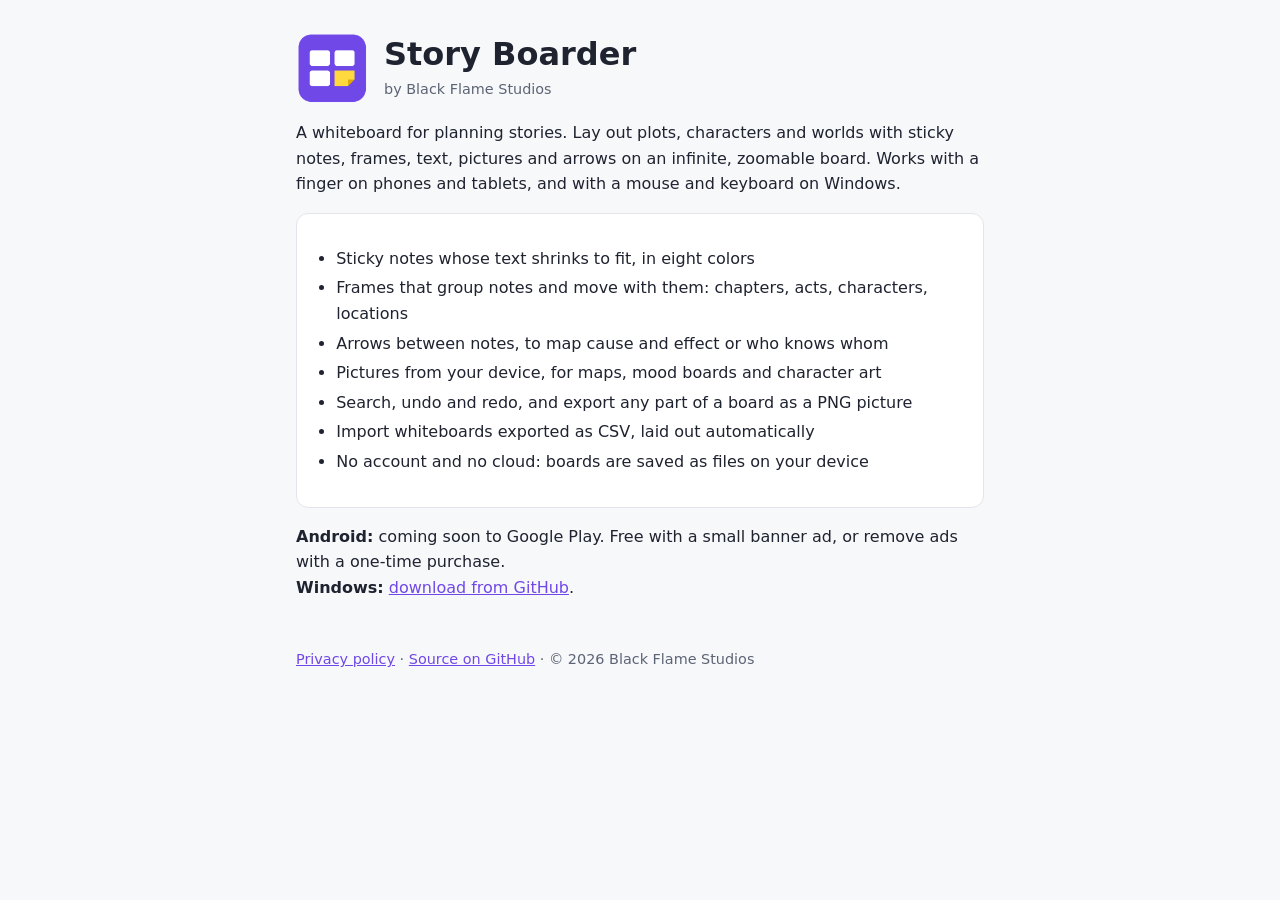
<file: docs/index.html>
<!doctype html>
<html lang="en">
<head>
<meta charset="utf-8">
<meta name="viewport" content="width=device-width, initial-scale=1">
<title>Story Boarder</title>
<meta name="description" content="Plan stories on an infinite whiteboard: sticky notes, frames, arrows and pictures. For Android and Windows.">
<link rel="icon" href="icon.png">
<link rel="stylesheet" href="style.css">
</head>
<body>
<main>
<div class="hero">
  <img src="icon.png" alt="">
  <div>
    <h1>Story Boarder</h1>
    <p class="meta" style="margin:0">by Black Flame Studios</p>
  </div>
</div>

<p>A whiteboard for planning stories. Lay out plots, characters and worlds with sticky notes, frames, text, pictures
and arrows on an infinite, zoomable board. Works with a finger on phones and tablets, and with a mouse and keyboard on
Windows.</p>

<div class="card">
<ul>
<li>Sticky notes whose text shrinks to fit, in eight colors</li>
<li>Frames that group notes and move with them: chapters, acts, characters, locations</li>
<li>Arrows between notes, to map cause and effect or who knows whom</li>
<li>Pictures from your device, for maps, mood boards and character art</li>
<li>Search, undo and redo, and export any part of a board as a PNG picture</li>
<li>Import whiteboards exported as CSV, laid out automatically</li>
<li>No account and no cloud: boards are saved as files on your device</li>
</ul>
</div>

<p><strong>Android:</strong> coming soon to Google Play. Free with a small banner ad, or remove ads with a one-time
purchase.<br>
<strong>Windows:</strong> <a href="https://github.com/colearkenach/Story-Boarder-App/releases">download from GitHub</a>.</p>

<footer>
<a href="privacy-policy.html">Privacy policy</a> ·
<a href="https://github.com/colearkenach/Story-Boarder-App">Source on GitHub</a> ·
© 2026 Black Flame Studios
</footer>
</main>
</body>
</html>
</file>
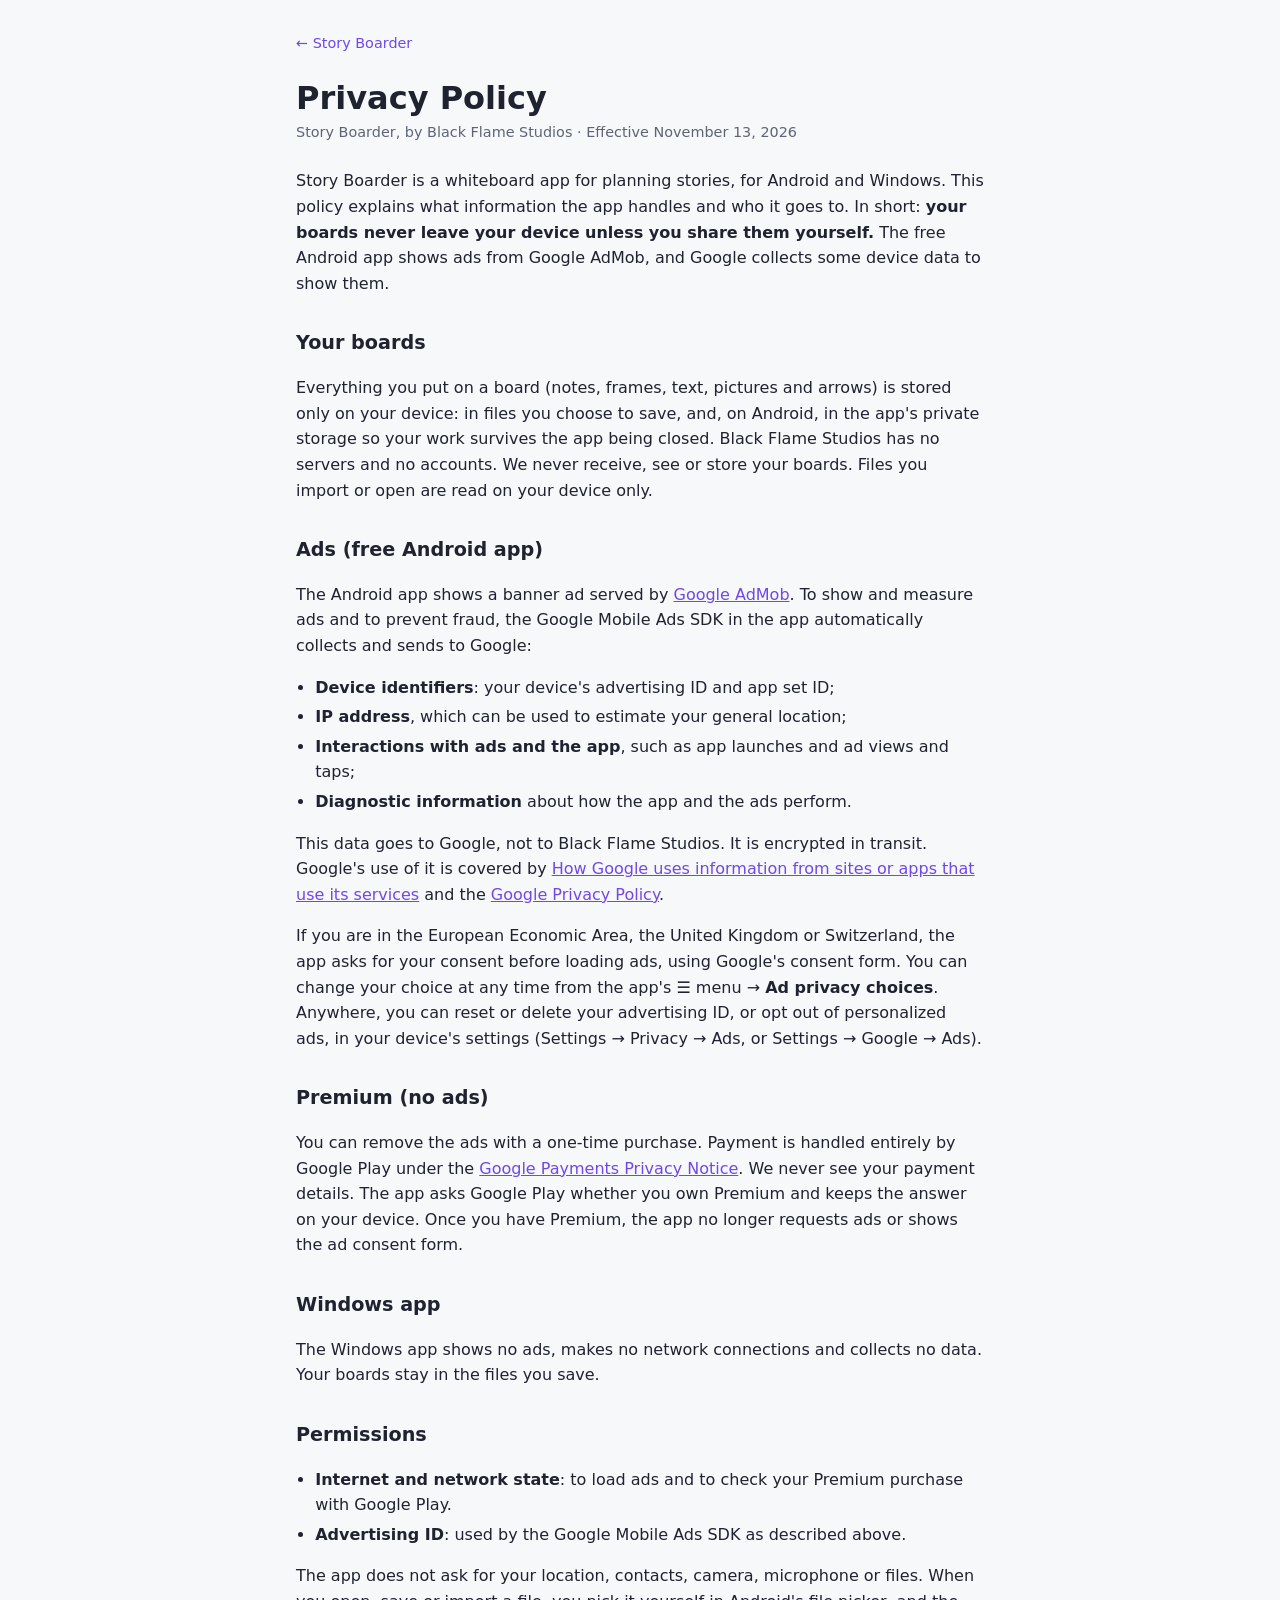
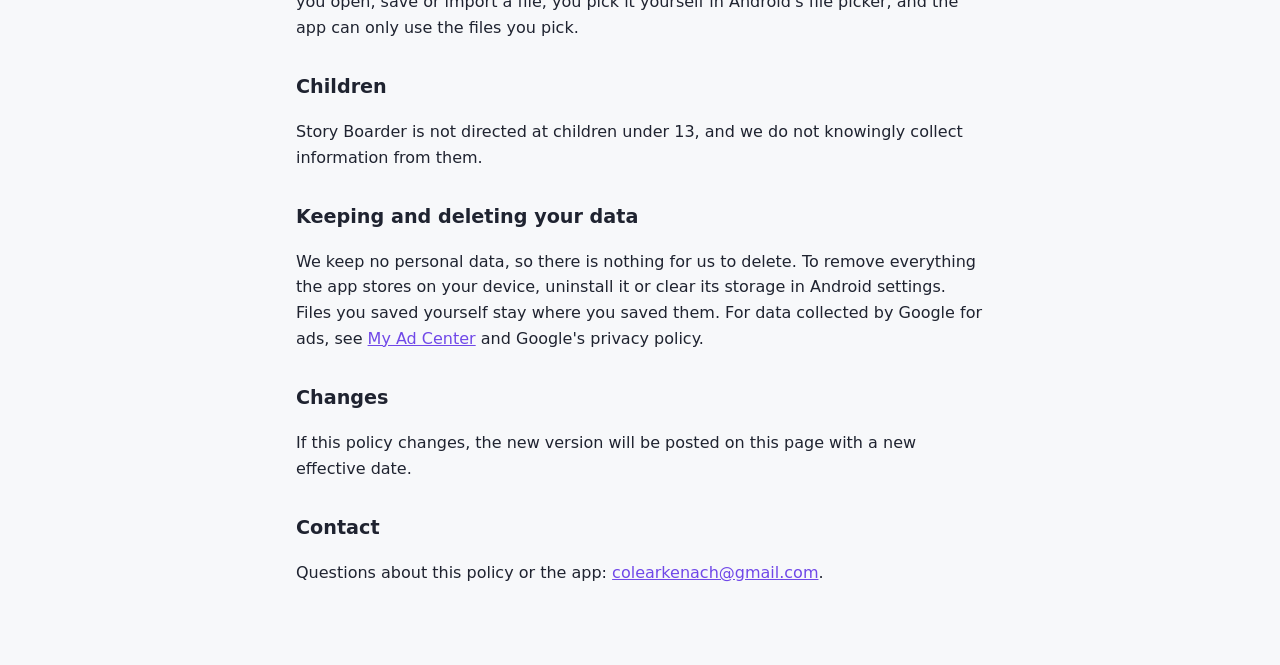
<file: docs/privacy-policy.html>
<!doctype html>
<html lang="en">
<head>
<meta charset="utf-8">
<meta name="viewport" content="width=device-width, initial-scale=1">
<title>Privacy Policy – Story Boarder</title>
<link rel="stylesheet" href="style.css">
</head>
<body>
<main>
<p class="back"><a href="./">← Story Boarder</a></p>
<h1>Privacy Policy</h1>
<p class="meta">Story Boarder, by Black Flame Studios · Effective November 13, 2026</p>

<p>Story Boarder is a whiteboard app for planning stories, for Android and Windows. This policy explains what
information the app handles and who it goes to. In short: <strong>your boards never leave your device unless you
share them yourself.</strong> The free Android app shows ads from Google AdMob, and Google collects some device
data to show them.</p>

<h2>Your boards</h2>
<p>Everything you put on a board (notes, frames, text, pictures and arrows) is stored only on your device: in files
you choose to save, and, on Android, in the app's private storage so your work survives the app being closed. Black
Flame Studios has no servers and no accounts. We never receive, see or store your boards. Files you import or open
are read on your device only.</p>

<h2>Ads (free Android app)</h2>
<p>The Android app shows a banner ad served by <a href="https://admob.google.com/">Google AdMob</a>. To show and
measure ads and to prevent fraud, the Google Mobile Ads SDK in the app automatically collects and sends to Google:</p>
<ul>
<li><strong>Device identifiers</strong>: your device's advertising ID and app set ID;</li>
<li><strong>IP address</strong>, which can be used to estimate your general location;</li>
<li><strong>Interactions with ads and the app</strong>, such as app launches and ad views and taps;</li>
<li><strong>Diagnostic information</strong> about how the app and the ads perform.</li>
</ul>
<p>This data goes to Google, not to Black Flame Studios. It is encrypted in transit. Google's use of it is covered by
<a href="https://policies.google.com/technologies/partner-sites">How Google uses information from sites or apps that
use its services</a> and the <a href="https://policies.google.com/privacy">Google Privacy Policy</a>.</p>
<p>If you are in the European Economic Area, the United Kingdom or Switzerland, the app asks for your consent before
loading ads, using Google's consent form. You can change your choice at any time from the app's ☰ menu → <strong>Ad
privacy choices</strong>. Anywhere, you can reset or delete your advertising ID, or opt out of personalized ads, in
your device's settings (Settings → Privacy → Ads, or Settings → Google → Ads).</p>

<h2>Premium (no ads)</h2>
<p>You can remove the ads with a one-time purchase. Payment is handled entirely by Google Play under the
<a href="https://payments.google.com/payments/apis-secure/u/0/get_legal_document?ldo=0&amp;ldt=privacynotice">Google
Payments Privacy Notice</a>. We never see your payment details. The app asks Google Play whether you own Premium and
keeps the answer on your device. Once you have Premium, the app no longer requests ads or shows the ad consent
form.</p>

<h2>Windows app</h2>
<p>The Windows app shows no ads, makes no network connections and collects no data. Your boards stay in the files
you save.</p>

<h2>Permissions</h2>
<ul>
<li><strong>Internet and network state</strong>: to load ads and to check your Premium purchase with Google Play.</li>
<li><strong>Advertising ID</strong>: used by the Google Mobile Ads SDK as described above.</li>
</ul>
<p>The app does not ask for your location, contacts, camera, microphone or files. When you open, save or import a
file, you pick it yourself in Android's file picker, and the app can only use the files you pick.</p>

<h2>Children</h2>
<p>Story Boarder is not directed at children under 13, and we do not knowingly collect information from them.</p>

<h2>Keeping and deleting your data</h2>
<p>We keep no personal data, so there is nothing for us to delete. To remove everything the app stores on your
device, uninstall it or clear its storage in Android settings. Files you saved yourself stay where you saved them.
For data collected by Google for ads, see <a href="https://myadcenter.google.com/">My Ad Center</a> and Google's
privacy policy.</p>

<h2>Changes</h2>
<p>If this policy changes, the new version will be posted on this page with a new effective date.</p>

<h2>Contact</h2>
<p>Questions about this policy or the app: <a href="mailto:colearkenach@gmail.com">colearkenach@gmail.com</a>.</p>
</main>
</body>
</html>
</file>
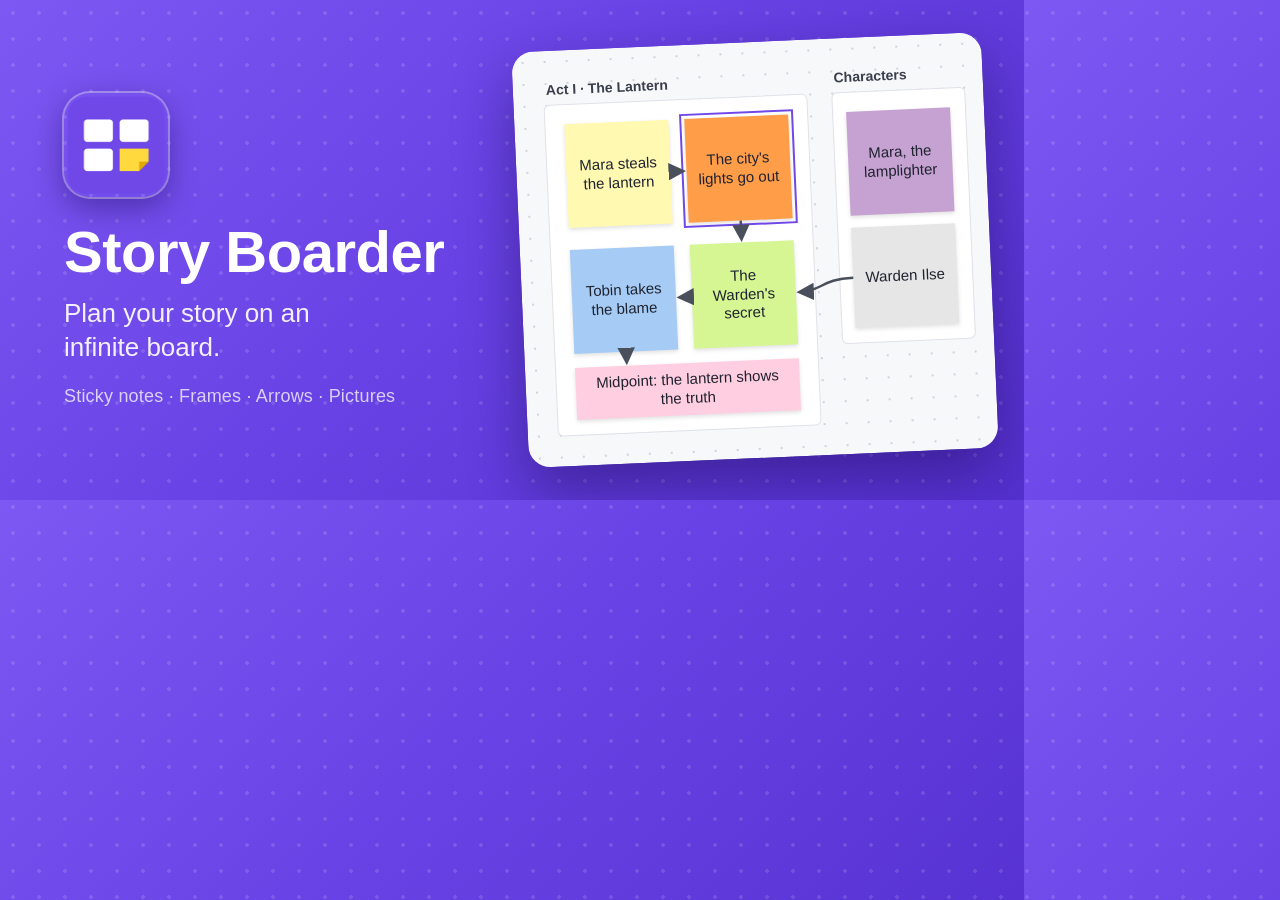
<file: store/graphics/source/feature-graphic.html>
<!doctype html>
<!-- Google Play feature graphic (1024×500). Render with store/graphics/source/render.ps1. -->
<html>
<head>
<meta charset="utf-8">
<style>
  html, body { margin: 0; width: 1024px; height: 500px; overflow: hidden; }
  body {
    position: relative;
    font-family: "Segoe UI Variable Display", "Segoe UI", sans-serif;
    background:
      radial-gradient(rgba(255,255,255,.13) 1.6px, transparent 1.8px) 0 0 / 26px 26px,
      linear-gradient(135deg, #7d58f2 0%, #6a43e6 45%, #5530cf 100%);
    color: #fff;
  }
  .brand { position: absolute; left: 64px; top: 0; bottom: 0; width: 420px;
           display: flex; flex-direction: column; justify-content: center; }
  .icon { width: 104px; height: 104px; border-radius: 26px;
          box-shadow: 0 0 0 2px rgba(255,255,255,.35), 0 10px 30px rgba(30,10,90,.45);
          margin-bottom: 26px; }
  h1 { font-size: 58px; line-height: 1; margin: 0 0 16px; font-weight: 700; letter-spacing: -0.5px; }
  .tag { font-size: 26px; line-height: 1.3; margin: 0 0 22px; color: rgba(255,255,255,.92); font-weight: 500; }
  .features { font-size: 18px; color: rgba(255,255,255,.75); margin: 0; letter-spacing: .2px; }

  .board { position: absolute; left: 520px; top: 42px; width: 470px; height: 416px; border-radius: 22px;
           background: radial-gradient(#cfd3dc 1.3px, transparent 1.5px) 0 0 / 22px 22px, #f7f8fa;
           box-shadow: 0 24px 60px rgba(25,8,80,.45); transform: rotate(-2.5deg); overflow: hidden; }
  .frame { position: absolute; background: #fff; border: 1.5px solid #dfe2e8; border-radius: 6px; }
  .frame b { position: absolute; top: -24px; left: 2px; font-size: 14px; color: #3a3f4c; font-weight: 600; }
  .note { position: absolute; padding: 10px; box-sizing: border-box; color: #1f2330; font-size: 15px;
          line-height: 1.25; display: flex; align-items: center; justify-content: center; text-align: center;
          box-shadow: 0 2px 4px rgba(0,0,0,.12); font-family: "Segoe UI", sans-serif; }
  .sel { outline: 2px solid #7048e8; outline-offset: 3px; }
  svg { position: absolute; left: 0; top: 0; }
</style>
</head>
<body>
  <div class="brand">
    <img class="icon" src="../../../docs/icon.png" alt="">
    <h1>Story Boarder</h1>
    <p class="tag">Plan your story on an<br>infinite board.</p>
    <p class="features">Sticky notes · Frames · Arrows · Pictures</p>
  </div>

  <div class="board">
    <div class="frame" style="left:30px; top:54px; width:262px; height:330px"><b>Act I · The Lantern</b></div>
    <div class="note" style="left:50px; top:74px; width:104px; height:104px; background:#fff9b1">Mara steals the lantern</div>
    <div class="note sel" style="left:170px; top:74px; width:104px; height:104px; background:#ff9d48">The city's lights go out</div>
    <div class="note" style="left:50px; top:200px; width:104px; height:104px; background:#a6ccf5">Tobin takes the blame</div>
    <div class="note" style="left:170px; top:200px; width:104px; height:104px; background:#d5f692">The Warden's secret</div>
    <div class="note" style="left:50px; top:318px; width:224px; height:52px; background:#ffcee0">Midpoint: the lantern shows the truth</div>

    <div class="frame" style="left:318px; top:54px; width:132px; height:250px"><b>Characters</b></div>
    <div class="note" style="left:332px; top:74px; width:104px; height:104px; background:#c6a2d2">Mara, the lamplighter</div>
    <div class="note" style="left:332px; top:190px; width:104px; height:100px; background:#e6e6e6">Warden Ilse</div>

    <svg width="470" height="416" viewBox="0 0 470 416">
      <defs>
        <marker id="a" viewBox="0 0 10 10" refX="8" refY="5" markerWidth="7" markerHeight="7" orient="auto-start-reverse">
          <path d="M0 0 L10 5 L0 10 z" fill="#4a4f5c"/>
        </marker>
      </defs>
      <g stroke="#4a4f5c" stroke-width="2.5" fill="none" marker-end="url(#a)">
        <line x1="154" y1="126" x2="166" y2="126"/>
        <line x1="222" y1="178" x2="222" y2="196"/>
        <line x1="170" y1="252" x2="158" y2="252"/>
        <line x1="102" y1="304" x2="102" y2="314"/>
        <path d="M332 240 C 300 240, 300 252, 278 252"/>
      </g>
    </svg>
  </div>
</body>
</html>
</file>
<file: docs/style.css>
:root {
  --bg: #f7f8fa;
  --card: #ffffff;
  --text: #1f2330;
  --muted: #5d6475;
  --accent: #7048e8;
  --line: #e3e5eb;
  color-scheme: light dark;
}
@media (prefers-color-scheme: dark) {
  :root {
    --bg: #15161b;
    --card: #1e2027;
    --text: #e8e9ee;
    --muted: #a3a8b6;
    --accent: #a58cff;
    --line: #2e313b;
  }
}
* { box-sizing: border-box; }
body {
  margin: 0;
  background: var(--bg);
  color: var(--text);
  font: 16px/1.6 system-ui, -apple-system, "Segoe UI", Roboto, sans-serif;
}
main {
  max-width: 720px;
  margin: 0 auto;
  padding: 32px 16px 64px;
}
h1 { font-size: 2rem; line-height: 1.2; margin: 0 0 4px; }
h2 { font-size: 1.2rem; margin: 32px 0 8px; }
a { color: var(--accent); }
.meta, .back { color: var(--muted); font-size: 0.9rem; margin: 0 0 24px; }
.back a { text-decoration: none; }
.hero { display: flex; gap: 16px; align-items: center; margin-bottom: 16px; }
.hero img { width: 72px; height: 72px; border-radius: 18px; }
.card {
  background: var(--card);
  border: 1px solid var(--line);
  border-radius: 12px;
  padding: 16px 20px;
  margin: 16px 0;
}
ul { padding-left: 1.2em; }
li { margin: 4px 0; }
footer { color: var(--muted); font-size: 0.9rem; margin-top: 48px; }
</file>
